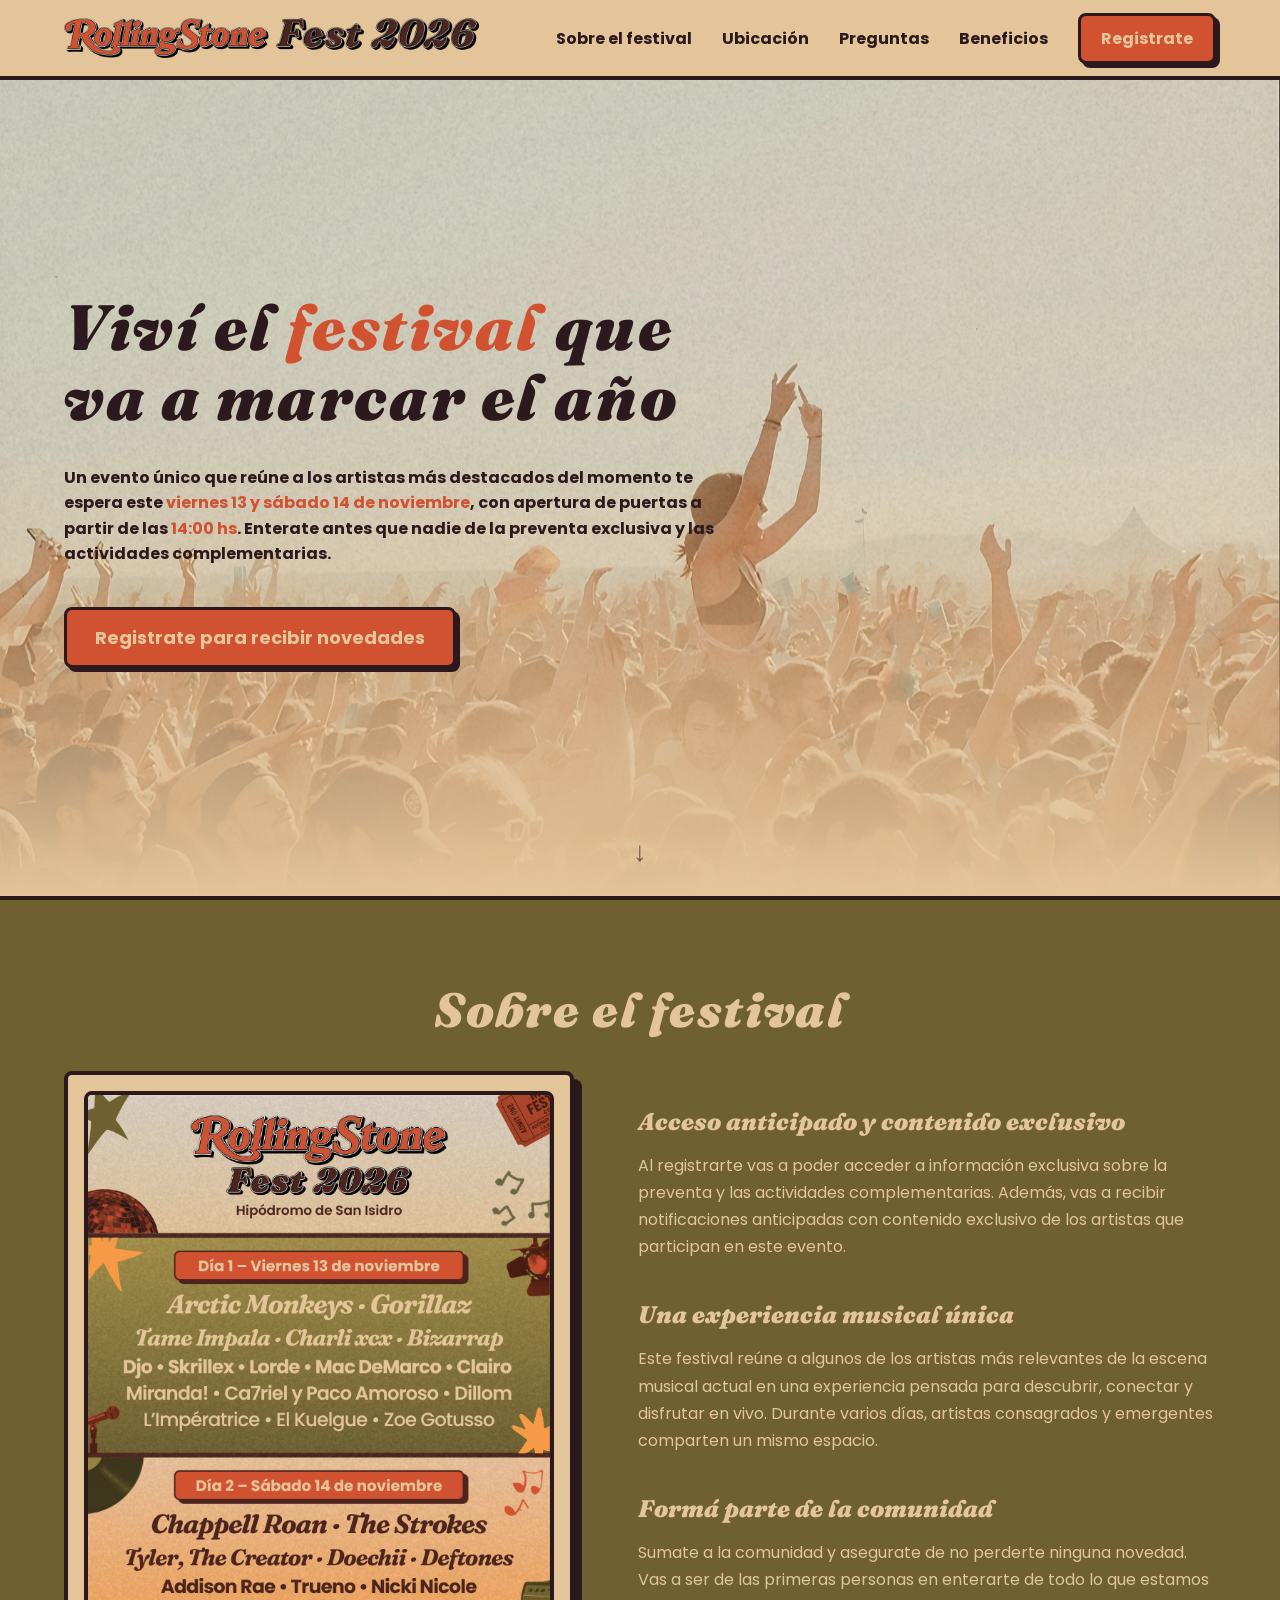
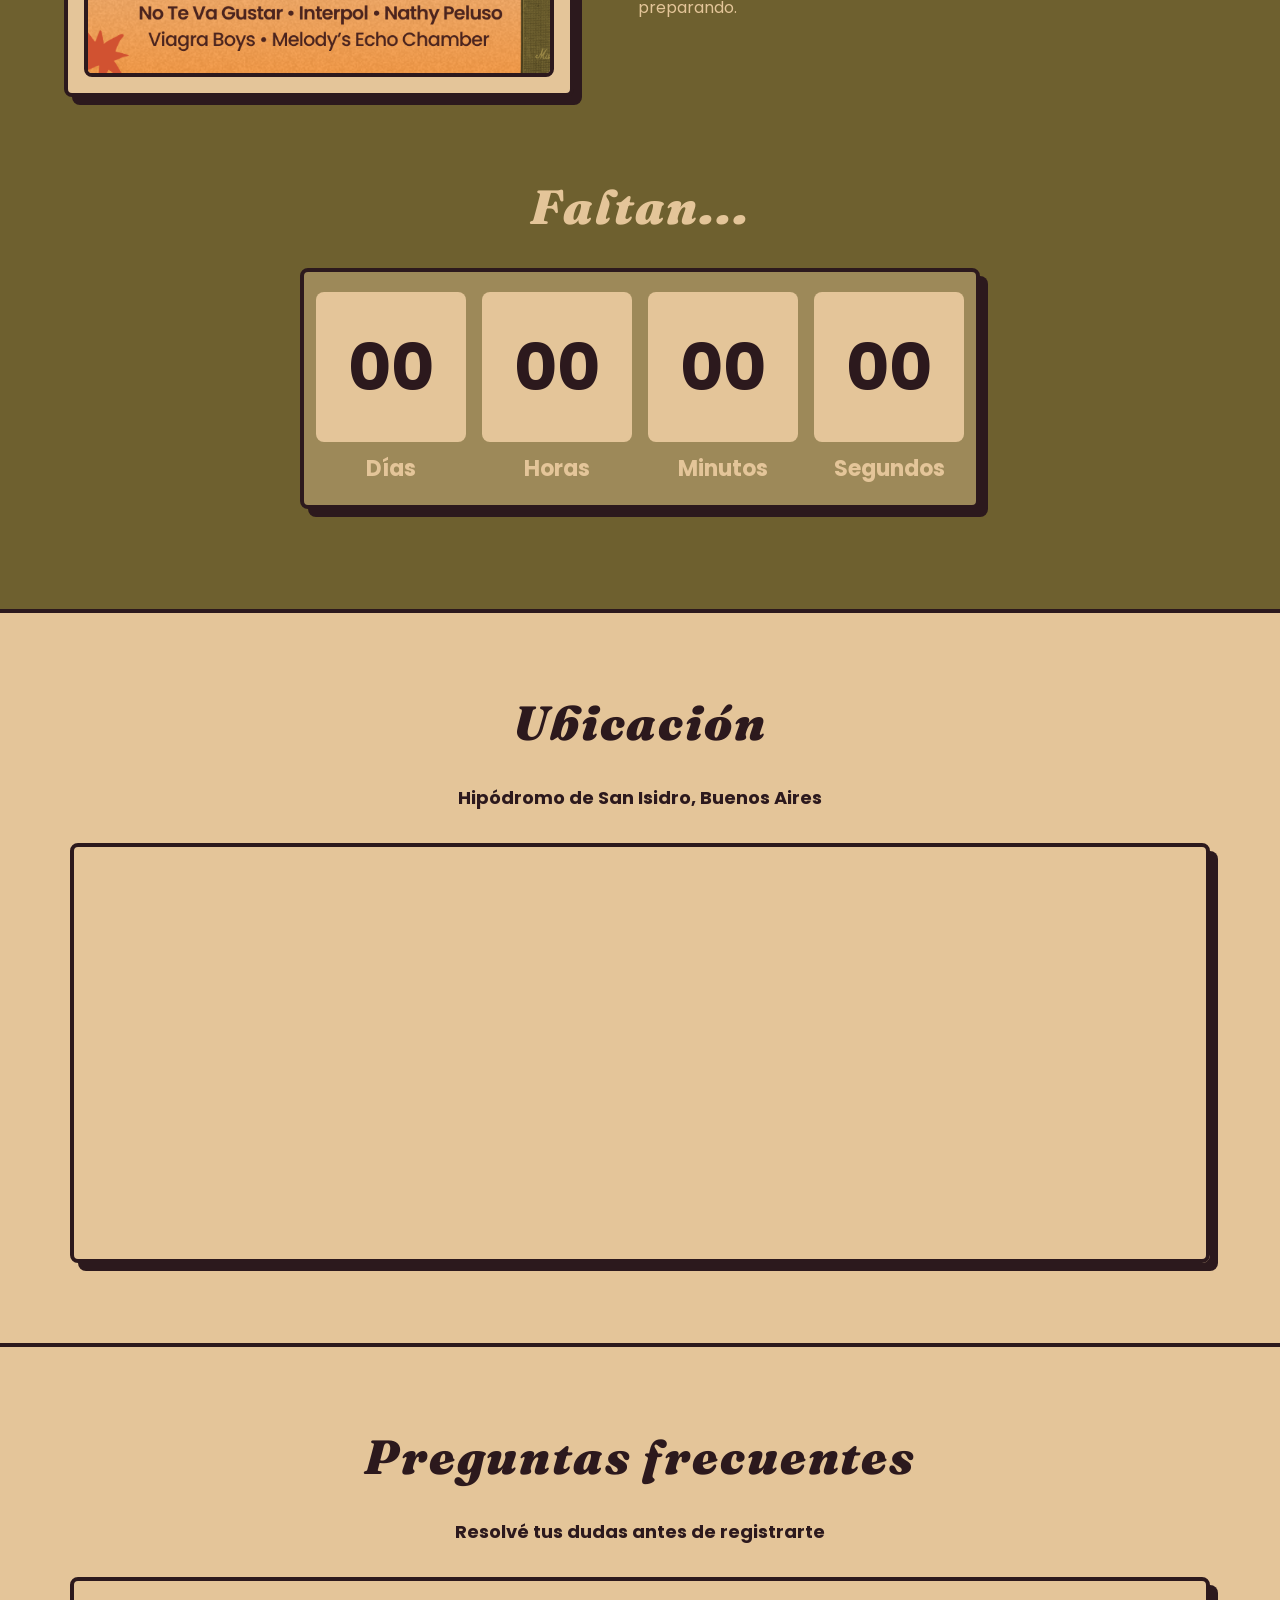
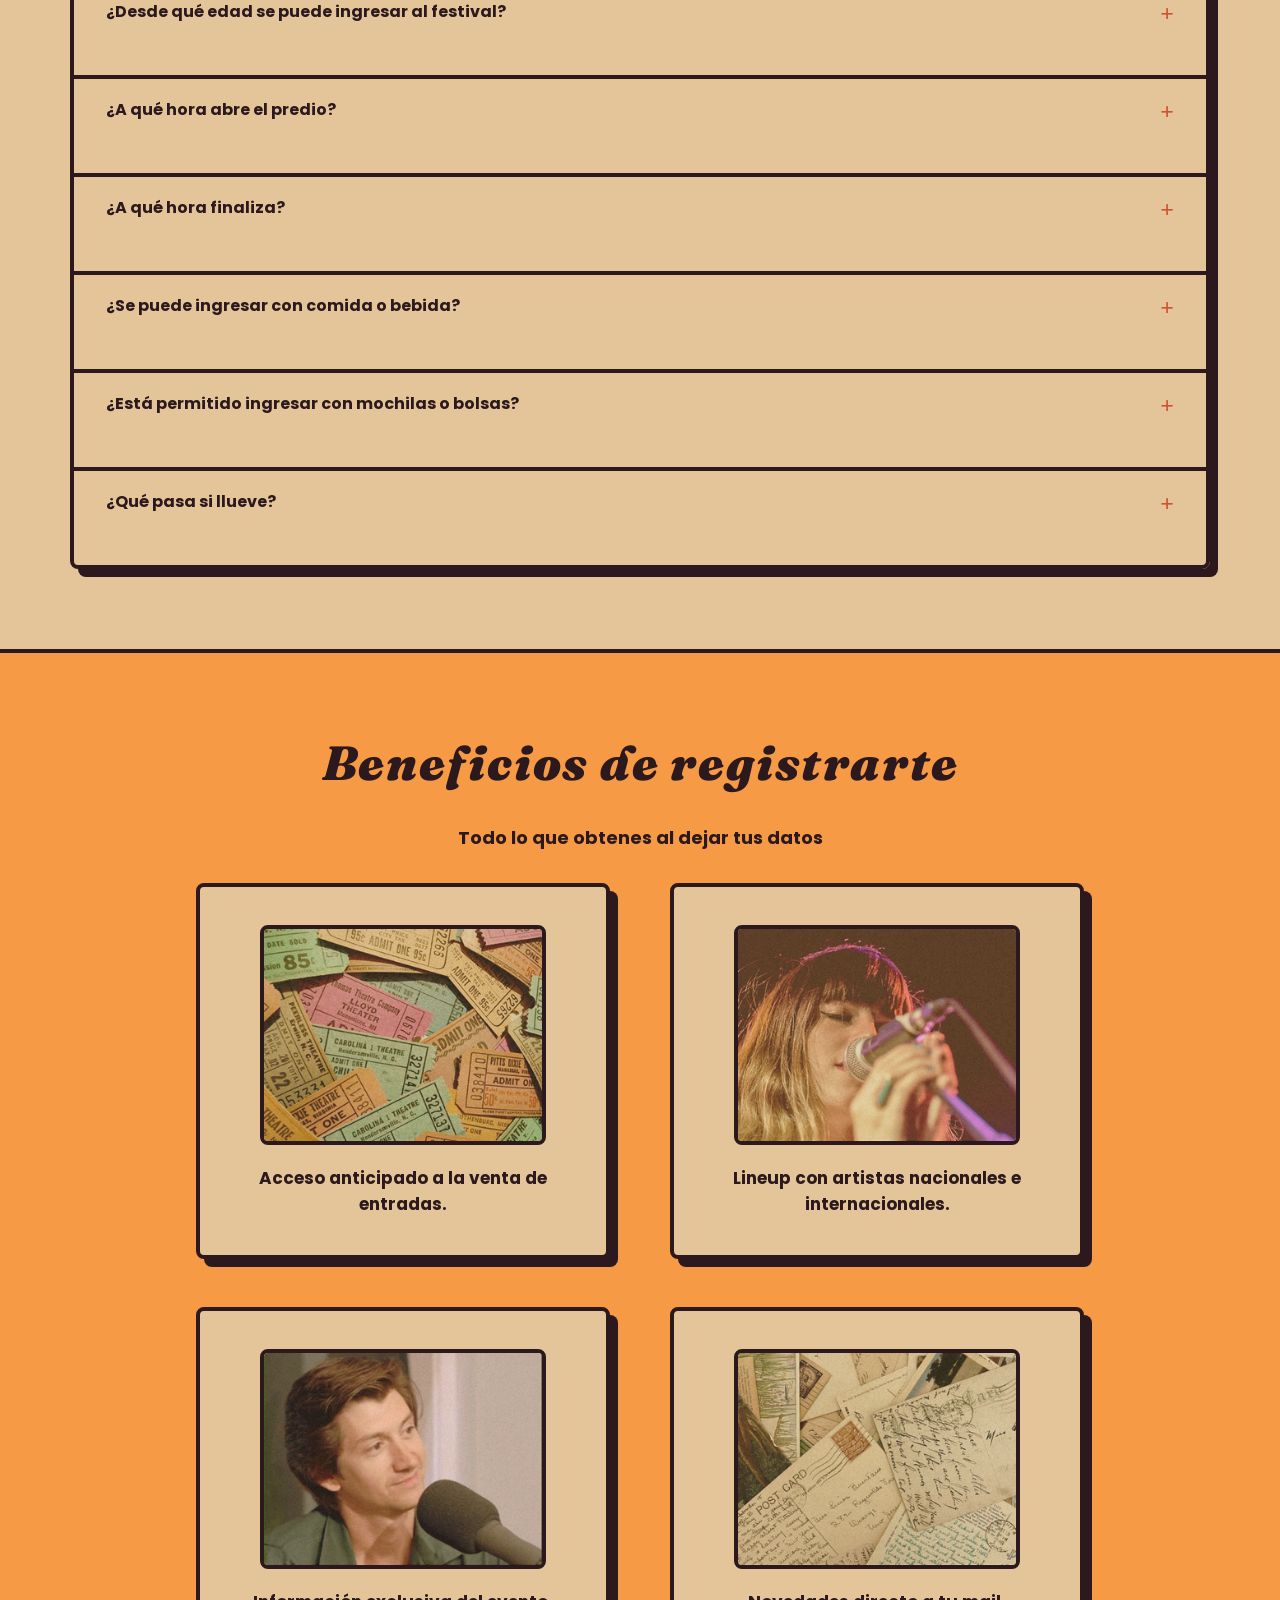
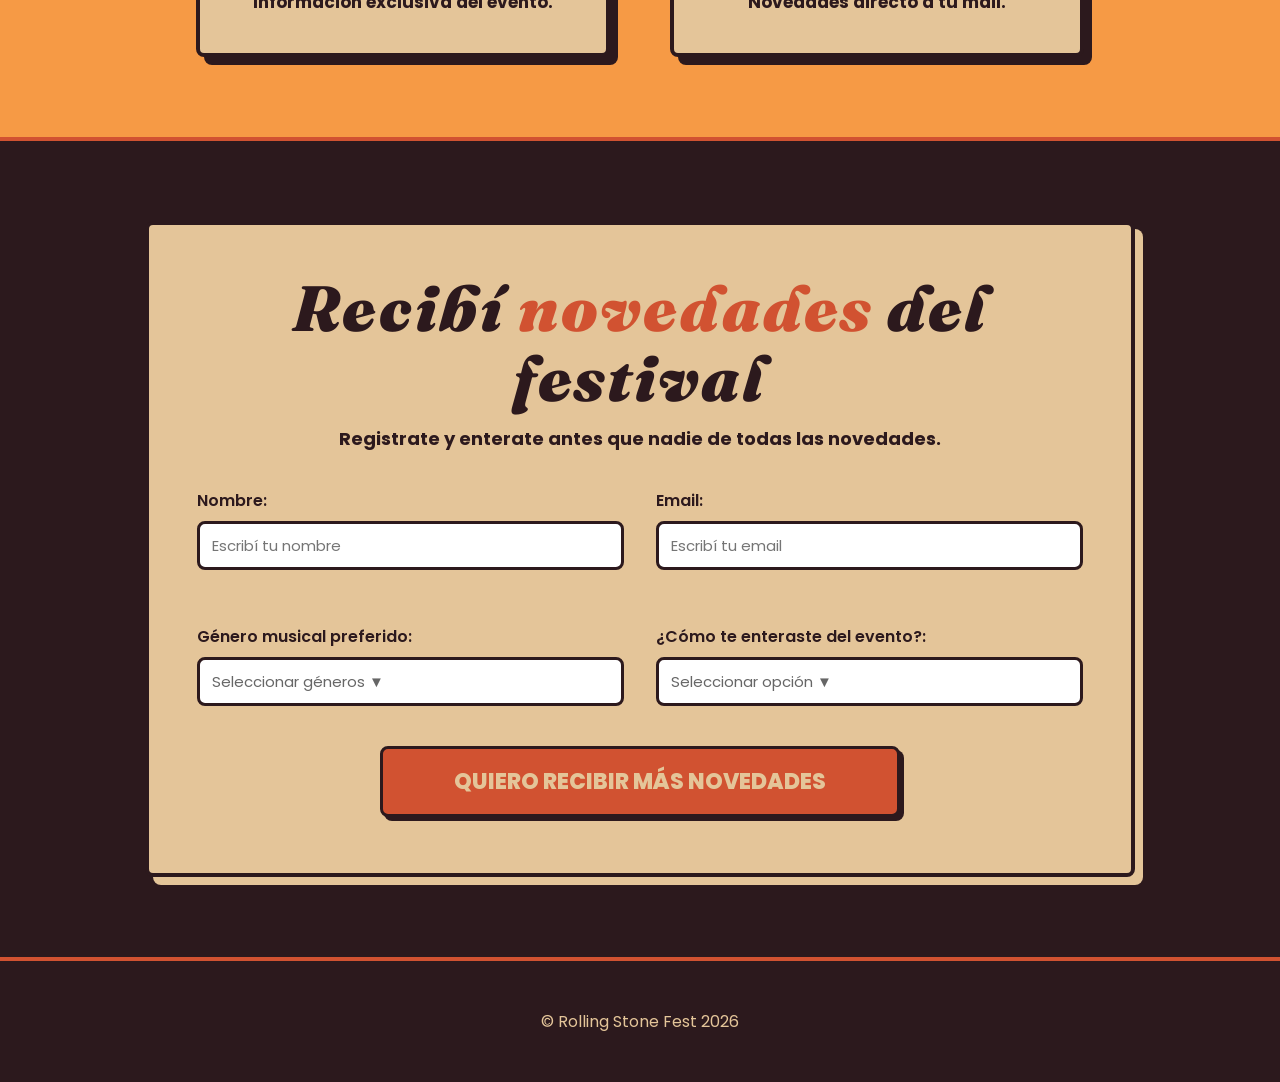
<file: index.html>
<!DOCTYPE html>
<html lang="es">

<head>
    <title>Rolling Stone Fest 2026</title>
    <meta charset="utf-8">
    <meta name="viewport" content="width=device-width, initial-scale=1.0">
    <meta name="language" content="es">
    <link rel="stylesheet" href="./estilos.css">
    <link rel="preconnect" href="https://fonts.googleapis.com">
    <link rel="preconnect" href="https://fonts.gstatic.com" crossorigin>
    <link href="https://fonts.googleapis.com/css2?family=Fraunces:ital,opsz,wght@0,9..144,100..900;1,9..144,100..900&family=Poppins:ital,wght@0,100;0,200;0,300;0,400;0,500;0,600;0,700;0,800;0,900;1,100;1,200;1,300;1,400;1,500;1,600;1,700;1,800;1,900&display=swap" rel="stylesheet">
</head>

<body>

    <!-- BARRA DE PROGRESO DE SCROLL -->
    <div id="scroll-progress"></div>

    <!-- HEADER -->
    <header>
        <a href="#inicio" class="logo-fest">
            <img src="./imagenes/logo-festival.png" alt="Logo Rolling Stone Fest">
        </a>

        <input type="checkbox" id="menu-check">

        <label for="menu-check" class="menu-icono" aria-label="Abrir menú">
            <span class="hamburger-line"></span>
            <span class="hamburger-line"></span>
            <span class="hamburger-line"></span>
        </label>

        <nav>
            <ul>
                <li><a href="#festival" class="fuente-bold nav-link">Sobre el festival</a></li>
                <li><a href="#ubicacion" class="fuente-bold nav-link">Ubicación</a></li>
                <li><a href="#preguntas" class="fuente-bold nav-link">Preguntas</a></li>
                <li><a href="#beneficios" class="fuente-bold nav-link">Beneficios</a></li>
                <li><a href="#registrate" class="boton-nav nav-link">Registrate</a></li>
            </ul>
        </nav>
    </header>

    <!-- PORTADA -->
    <section id="inicio" class="Portada">
        <div class="portada-contenido reveal-fade-up">
            <h1>Viví el <span class="resaltado">festival</span> que va a marcar el año</h1>
            <p class="resaltado3">Un evento único que reúne a los artistas más destacados del momento te espera este <span class="resaltado2">viernes 13 y sábado 14 de noviembre</span>, con apertura de puertas a partir de las <span class="resaltado2">14:00 hs</span>. Enterate antes que nadie de la preventa exclusiva y las actividades complementarias.</p>
            <a href="#registrate" class="boton-portada">Registrate para recibir novedades</a>
        </div>
        <div class="portada-scroll-hint">
            <span>↓</span>
        </div>
    </section>

    <!-- SECCIÓN 1: FESTIVAL -->
    <section class="seccion1" id="festival">
        <h2 class="reveal-fade-up">Sobre el festival</h2>

        <div class="grillaSec1">
            <div class="contenedor-lineup reveal-slide-left">
                <img src="./imagenes/flyer-lineup.png" alt="lineup" class="lineup" id="btn-lineup-popup" title="Ver lineup completo">
                <div class="lineup-overlay">
                    <span>Ver lineup completo</span>
                </div>
            </div>

            <div class="texto reveal-slide-right">
                <h3>Acceso anticipado y contenido exclusivo</h3>
                <p>Al registrarte vas a poder acceder a información exclusiva sobre la preventa y las actividades complementarias. Además, vas a recibir notificaciones anticipadas con contenido exclusivo de los artistas que participan en este evento.</p>

                <h3>Una experiencia musical única</h3>
                <p>Este festival reúne a algunos de los artistas más relevantes de la escena musical actual en una experiencia pensada para descubrir, conectar y disfrutar en vivo. Durante varios días, artistas consagrados y emergentes comparten un mismo espacio.</p>

                <h3>Formá parte de la comunidad</h3>
                <p>Sumate a la comunidad y asegurate de no perderte ninguna novedad. Vas a ser de las primeras personas en enterarte de todo lo que estamos preparando.</p>
            </div>
        </div>

        <section class="seccion-contador reveal-fade-up">
            <h2>Faltan...</h2>
            <div class="contador">
                <div class="bloque">
                    <div class="caja">
                        <span id="dias">00</span>
                    </div>
                    <p>Días</p>
                </div>
                <div class="bloque">
                    <div class="caja">
                        <span id="horas">00</span>
                    </div>
                    <p>Horas</p>
                </div>
                <div class="bloque">
                    <div class="caja">
                        <span id="minutos">00</span>
                    </div>
                    <p>Minutos</p>
                </div>
                <div class="bloque">
                    <div class="caja">
                        <span id="segundos">00</span>
                    </div>
                    <p>Segundos</p>
                </div>
            </div>
        </section>
    </section>

    <!-- SECCIÓN 2: UBICACIÓN -->
    <section class="seccion2" id="ubicacion">
        <h2 class="reveal-fade-up">Ubicación</h2>
        <h4 class="reveal-fade-up">Hipódromo de San Isidro, Buenos Aires</h4>
        <div class="reveal-fade-up mapa-wrapper">
            <iframe class="mapa" src="https://maps.google.com/?output=embed&q=Hipodromo+de+San+Isidro%2C+Buenos+Aires&z=8" loading="lazy" title="Mapa Hipódromo de San Isidro"></iframe>
        </div>
    </section>

    <!-- SECCIÓN 3: PREGUNTAS -->
    <section class="seccion3" id="preguntas">
        <h2 class="reveal-fade-up">Preguntas frecuentes</h2>
        <h4 class="reveal-fade-up">Resolvé tus dudas antes de registrarte</h4>
        <section class="grillaFAQ reveal-fade-up">
            <div class="fila">
                <div class="pregunta-header">
                    <p class="pregunta">¿Desde qué edad se puede ingresar al festival?</p>
                    <span class="faq-icon">+</span>
                </div>
                <p class="respuesta">El ingreso está habilitado a partir de los 16 años, presentando DNI.</p>
            </div>
            <div class="fila">
                <div class="pregunta-header">
                    <p class="pregunta">¿A qué hora abre el predio?</p>
                    <span class="faq-icon">+</span>
                </div>
                <p class="respuesta">Las puertas se habilitan a las 14:00 hs.</p>
            </div>
            <div class="fila">
                <div class="pregunta-header">
                    <p class="pregunta">¿A qué hora finaliza?</p>
                    <span class="faq-icon">+</span>
                </div>
                <p class="respuesta">La jornada se extenderá hasta las 22.00 hs.</p>
            </div>
            <div class="fila">
                <div class="pregunta-header">
                    <p class="pregunta">¿Se puede ingresar con comida o bebida?</p>
                    <span class="faq-icon">+</span>
                </div>
                <p class="respuesta">No está permitido el ingreso con comida ni bebida al predio.</p>
            </div>
            <div class="fila">
                <div class="pregunta-header">
                    <p class="pregunta">¿Está permitido ingresar con mochilas o bolsas?</p>
                    <span class="faq-icon">+</span>
                </div>
                <p class="respuesta">Sí, se permite el ingreso con mochilas pequeñas, sujetas a control en el acceso.</p>
            </div>
            <div class="fila">
                <div class="pregunta-header">
                    <p class="pregunta">¿Qué pasa si llueve?</p>
                    <span class="faq-icon">+</span>
                </div>
                <p class="respuesta">El evento se realiza aunque llueva, salvo que las condiciones climáticas representen un riesgo para el público o los artistas.</p>
            </div>
        </section>
    </section>

    <!-- SECCIÓN 4: BENEFICIOS -->
    <section class="seccion4" id="beneficios">
        <h2 class="reveal-fade-up">Beneficios de registrarte</h2>
        <h4 class="reveal-fade-up">Todo lo que obtenes al dejar tus datos</h4>
        <div class="contenedorTarjetas">
            <div class="tarjeta reveal-fade-up" style="--delay: 0ms">
                <img src="./imagenes/tickets2.png" alt="tickets">
                <h4>Acceso anticipado a la venta de entradas.</h4>
            </div>
            <div class="tarjeta reveal-fade-up" style="--delay: 100ms">
                <img src="./imagenes/artista2.png" alt="artista">
                <h4>Lineup con artistas nacionales e internacionales.</h4>
            </div>
            <div class="tarjeta reveal-fade-up" style="--delay: 200ms">
                <img src="./imagenes/entrevista2.png" alt="entrevista">
                <h4>Información exclusiva del evento.</h4>
            </div>
            <div class="tarjeta reveal-fade-up" style="--delay: 300ms">
                <img src="./imagenes/cartas2.png" alt="cartas">
                <h4>Novedades directo a tu mail.</h4>
            </div>
        </div>
    </section>

    <!-- SECCIÓN 5: FORMULARIO -->
    <section class="formulario" id="registrate">
        <div class="carta reveal-fade-up">
            <h1>Recibí <span class="resaltado">novedades</span> del festival</h1>
            <h4>Registrate y enterate antes que nadie de todas las novedades.</h4>

            <form id="form-registro" action="#" novalidate>
                <div class="grillaForm">
                    <div class="campo">
                        <label for="nombre">Nombre:</label>
                        <input type="text" name="nombre" id="nombre" placeholder="Escribí tu nombre" autocomplete="given-name">
                        <span class="campo-error" id="error-nombre"></span>
                    </div>
                    <div class="campo">
                        <label for="email">Email:</label>
                        <input type="email" name="email" id="email" placeholder="Escribí tu email" autocomplete="email">
                        <span class="campo-error" id="error-email"></span>
                    </div>
                    <div class="campo">
                        <label>Género musical preferido:</label>
                        <div class="dropdown">
                            <button type="button" class="dropbtn" id="btn-genero">Seleccionar géneros ▼</button>
                            <div class="dropdown-content" id="dropdown-genero">
                                <label><input type="checkbox" name="genero" value="nacional"> Rock nacional</label>
                                <label><input type="checkbox" name="genero" value="rock"> Rock clásico</label>
                                <label><input type="checkbox" name="genero" value="pop"> Pop</label>
                                <label><input type="checkbox" name="genero" value="indie"> Indie</label>
                                <label><input type="checkbox" name="genero" value="electronica"> Electrónica</label>
                                <label><input type="checkbox" name="genero" value="urbano"> Trap / Urbano</label>
                            </div>
                        </div>
                    </div>
                    <div class="campo">
                        <label>¿Cómo te enteraste del evento?:</label>
                        <div class="dropdown">
                            <button type="button" class="dropbtn" id="btn-fuente">Seleccionar opción ▼</button>
                            <div class="dropdown-content" id="dropdown-fuente">
                                <label><input type="radio" name="fuente" value="rrss"> Anuncios en redes sociales</label>
                                <label><input type="radio" name="fuente" value="newsletter"> Mails / Newsletters</label>
                                <label><input type="radio" name="fuente" value="recomendacion"> Recomendación</label>
                                <label><input type="radio" name="fuente" value="noticias"> Páginas de noticias</label>
                                <label><input type="radio" name="fuente" value="otros"> Otros</label>
                            </div>
                        </div>
                    </div>
                </div>
                <button type="submit" class="boton-submit">QUIERO RECIBIR MÁS NOVEDADES</button>
            </form>
        </div>
    </section>

    <footer>
        <p>© Rolling Stone Fest 2026</p>
    </footer>

    <!-- ===== POP-UP: LINEUP ===== -->
    <div class="popup-overlay" id="popup-lineup" role="dialog" aria-modal="true" aria-label="Lineup completo">
        <div class="popup-contenido popup-lineup-contenido">
            <button class="popup-cerrar" id="cerrar-lineup" aria-label="Cerrar">✕</button>
            <img src="./imagenes/flyer-lineup.png" alt="Lineup completo Rolling Stone Fest 2026">
        </div>
    </div>

    <!-- ===== POP-UP: CONFIRMACIÓN REGISTRO ===== -->
    <div class="popup-overlay" id="popup-confirmacion" role="dialog" aria-modal="true" aria-label="Registro confirmado">
        <div class="popup-contenido popup-confirmacion-contenido">
            <div class="popup-icono">🎸</div>
            <h2>¡Ya estás dentro!</h2>
            <p>Te registraste con éxito. Vas a ser de las primeras personas en recibir novedades del <strong>Rolling Stone Fest 2026</strong>.</p>
            <p class="popup-sub">Revisá tu casilla de correo en los próximos días.</p>
            <button class="boton-popup-ok" id="cerrar-confirmacion">¡Perfecto!</button>
        </div>
    </div>

    <script src="script.js"></script>
</body>
</html>
</file>
<file: estilos.css>
/* ======================================
   ROLLING STONE FEST 2026 — ESTILOS
   ====================================== */

/* --- RESET & BASE --- */
*, *::before, *::after {
    box-sizing: border-box;
}

html {
    background-color: #2C191D;
    scroll-behavior: smooth;
}

body {
    margin: 0;
    overflow-x: hidden;
}

/* --- SCROLL PROGRESS BAR --- */
#scroll-progress {
    position: fixed;
    top: 0;
    left: 0;
    height: 4px;
    width: 0%;
    background: linear-gradient(90deg, #D15231, #F69A45);
    z-index: 9999;
    transition: width 0.1s linear;
}

/* --- TIPOGRAFÍAS --- */
h1 {
    font-family: "Fraunces", serif;
    font-optical-sizing: auto;
    font-style: italic;
    font-weight: 900;
    font-size: 64px;
    text-align: left;
    letter-spacing: 0.04em;
    margin-top: 0;
    margin-bottom: 32px;
    line-height: 1.1;
}

h2 {
    font-family: "Fraunces", serif;
    font-optical-sizing: auto;
    font-style: italic;
    font-weight: 900;
    font-size: 48px;
    text-align: center;
    letter-spacing: 0.04em;
    margin-top: 0;
    margin-bottom: 32px;
}

h3 {
    font-family: "Fraunces", serif;
    font-optical-sizing: auto;
    font-style: italic;
    font-weight: 900;
    font-size: 24px;
}

h4 {
    font-family: "Poppins", sans-serif;
    font-size: 18px;
    text-align: center;
    margin-top: 0;
    margin-bottom: 32px;
}

p, ul, li {
    font-family: "Poppins", sans-serif;
    font-size: 16px;
}

ul { text-align: center; }

.resaltado  { color: #D15231; font-weight: 900; }
.resaltado2 { color: #D15231; font-weight: 700; }
.resaltado3 { color: #2C191D; font-weight: 700; }
.fuente-bold { font-weight: bold; }


/* ======================================
   SCROLL REVEAL ANIMATIONS
   ====================================== */
.reveal-fade-up,
.reveal-slide-left,
.reveal-slide-right {
    opacity: 0;
    transition: opacity 0.7s ease, transform 0.7s ease;
    transition-delay: var(--delay, 0ms);
}

.reveal-fade-up    { transform: translateY(40px); }
.reveal-slide-left { transform: translateX(-50px); }
.reveal-slide-right{ transform: translateX(50px); }

.reveal-fade-up.visible,
.reveal-slide-left.visible,
.reveal-slide-right.visible {
    opacity: 1;
    transform: translate(0, 0);
}


/* ======================================
   HEADER & NAV
   ====================================== */
header {
    background-color: #E4C599;
    height: 80px;
    padding: 0 64px;
    display: flex;
    justify-content: space-between;
    align-items: center;
    border-bottom: 4px solid #2C191D;
    color: #2C191D;
    position: fixed;
    top: 0;
    left: 0;
    width: 100%;
    z-index: 100;
    transition: box-shadow 0.3s ease;
}

header.scrolled {
    box-shadow: 0 4px 20px rgba(44,25,29,0.18);
}

header nav ul {
    display: flex;
    align-items: center;
    list-style: none;
    margin: 0;
    padding: 0;
}

header nav li { margin-left: 30px; }

header nav a {
    color: #2C191D;
    text-decoration: none;
    font-family: "Poppins", sans-serif;
    font-size: 16px;
    position: relative;
    transition: color 0.2s;
}

/* underline hover para links normales del nav */
header nav a:not(.boton-nav)::after {
    content: '';
    position: absolute;
    bottom: -3px;
    left: 0;
    width: 0;
    height: 2px;
    background-color: #D15231;
    transition: width 0.25s ease;
}

header nav a:not(.boton-nav):hover::after { width: 100%; }
header nav a:not(.boton-nav):hover { color: #D15231; }

.boton-nav {
    background-color: #D15231;
    color: #E4C599 !important;
    border: 3px #2C191D solid;
    border-radius: 8px;
    box-shadow: 4px 4px 0px #2C191D;
    font-weight: bold;
    padding: 10px 20px;
    display: inline-block;
    transition: box-shadow 0.15s ease, transform 0.15s ease, background-color 0.2s;
}

.boton-nav:hover {
    background-color: #b8431f;
    box-shadow: 6px 6px 0px #2C191D;
    transform: translate(-1px, -1px);
}

.boton-nav:active {
    box-shadow: 2px 2px 0px #2C191D;
    transform: translate(2px, 2px);
}

/* Logo */
.logo-fest {
    display: flex;
    align-items: center;
    height: 100%;
}

.logo-fest img {
    height: 40px;
    width: auto;
    display: block;
    transition: opacity 0.2s, transform 0.2s;
}

.logo-fest:hover img {
    opacity: 0.85;
    transform: scale(1.04);
}

/* Hamburger icon (custom) */
#menu-check { display: none; }

.menu-icono {
    display: none;
    flex-direction: column;
    gap: 5px;
    cursor: pointer;
    z-index: 20;
    padding: 6px;
}

.hamburger-line {
    display: block;
    width: 28px;
    height: 3px;
    background-color: #2C191D;
    border-radius: 2px;
    transition: transform 0.3s ease, opacity 0.3s ease;
}

/* Animación X al abrir menú */
#menu-check:checked ~ .menu-icono .hamburger-line:nth-child(1) {
    transform: translateY(8px) rotate(45deg);
}
#menu-check:checked ~ .menu-icono .hamburger-line:nth-child(2) {
    opacity: 0;
    transform: scaleX(0);
}
#menu-check:checked ~ .menu-icono .hamburger-line:nth-child(3) {
    transform: translateY(-8px) rotate(-45deg);
}


/* ======================================
   PORTADA
   ====================================== */
.Portada {
    background-image:
        linear-gradient(to top, #E4C599 0%, rgba(228,197,153,0) 50%),
        url('./imagenes/portada.png');
    background-size: cover;
    background-repeat: no-repeat;
    background-position: center;
    min-height: 100vh;
    margin: 0;
    padding: 80px 64px 64px;
    border-bottom: solid #2C191D 4px;
    color: #2C191D;
    display: flex;
    flex-direction: column;
    justify-content: center;
    align-items: flex-start;
    position: relative;
}

.portada-contenido {
    max-width: 650px;
    margin-top: 48px;
}

.portada-contenido p {
    max-width: 650px;
    line-height: 1.6;
    margin-bottom: 40px;
}

.boton-portada {
    display: inline-block;
    text-decoration: none;
    background-color: #D15231;
    color: #E4C599;
    font-family: "Poppins", sans-serif;
    font-size: 18px;
    font-weight: 700;
    padding: 14px 28px;
    border: 3px solid #2C191D;
    border-radius: 8px;
    cursor: pointer;
    box-shadow: 4px 4px #2C191D;
    transition: transform 0.15s ease, box-shadow 0.15s ease, background-color 0.2s;
}

.boton-portada:hover {
    background-color: #b8431f;
    transform: translate(-2px, -2px);
    box-shadow: 6px 6px #2C191D;
}

.boton-portada:active {
    transform: translateY(2px);
    box-shadow: 2px 2px #2C191D;
}

/* Scroll hint arrow */
.portada-scroll-hint {
    position: absolute;
    bottom: 28px;
    left: 50%;
    transform: translateX(-50%);
    animation: bounce 2s infinite;
    font-size: 28px;
    color: #2C191D;
    opacity: 0.6;
    cursor: pointer;
}

@keyframes bounce {
    0%, 100% { transform: translateX(-50%) translateY(0); }
    50%       { transform: translateX(-50%) translateY(10px); }
}


/* ======================================
   SECCIÓN 1 — FESTIVAL
   ====================================== */
.seccion1 {
    background-color: #6E602F;
    padding: 80px 64px;
    border-bottom: solid #2C191D 4px;
    color: #E4C599;
}

.grillaSec1 {
    display: flex;
    gap: 64px;
    align-items: center;
    justify-content: center;
    margin: 0 auto;
    max-width: 1200px;
}

/* Lineup card con overlay */
.contenedor-lineup {
    position: relative;
    max-width: 510px;
    background-color: #E4C599;
    padding: 16px;
    border: 4px solid #2C191D;
    box-shadow: 8px 8px #2C191D;
    border-radius: 8px;
    display: flex;
    justify-content: center;
    align-items: center;
    cursor: pointer;
    overflow: hidden;
    flex-shrink: 0;
    transition: transform 0.2s ease, box-shadow 0.2s ease;
}

.contenedor-lineup:hover {
    transform: translate(-3px, -3px);
    box-shadow: 11px 11px #2C191D;
}

.lineup {
    width: 100%;
    height: auto;
    border: 4px solid #2C191D;
    border-radius: 8px;
    display: block;
    transition: filter 0.3s;
}

.lineup-overlay {
    position: absolute;
    inset: 16px;
    border-radius: 6px;
    background: rgba(44,25,29,0.7);
    display: flex;
    align-items: center;
    justify-content: center;
    opacity: 0;
    transition: opacity 0.3s ease;
    pointer-events: none;
}

.lineup-overlay span {
    color: #E4C599;
    font-family: "Fraunces", serif;
    font-style: italic;
    font-size: 22px;
    font-weight: 900;
    text-align: center;
    letter-spacing: 0.02em;
}

.contenedor-lineup:hover .lineup-overlay { opacity: 1; }
.contenedor-lineup:hover .lineup { filter: brightness(0.7); }

.texto {
    flex: 1;
    max-width: 600px;
}

.texto h3 { margin-top: 0; margin-bottom: 12px; }
.texto p  { margin-bottom: 40px; line-height: 1.7; }

/* Contador */
.seccion-contador {
    padding: 80px 0 20px;
    text-align: center;
}

.contador {
    display: flex;
    align-items: center;
    justify-content: center;
    margin: 0 auto;
    max-width: 680px;
    gap: 16px;
    background-color: #9D8959;
    border: solid #2C191D 4px;
    border-radius: 8px;
    box-shadow: 8px 8px 0px #2C191D;
    padding: 20px;
}

.caja {
    background-color: #E4C599;
    border-radius: 8px;
    width: 150px;
    aspect-ratio: 1 / 1;
    display: flex;
    align-items: center;
    justify-content: center;
    transition: transform 0.1s ease;
}

.caja.flip {
    animation: flip-digit 0.3s ease;
}

@keyframes flip-digit {
    0%   { transform: scaleY(1); }
    40%  { transform: scaleY(0); }
    60%  { transform: scaleY(0); }
    100% { transform: scaleY(1); }
}

.caja span {
    display: block;
    font-family: "Poppins", sans-serif;
    font-size: 66px;
    font-weight: bold;
    color: #2C191D;
    line-height: 1;
}

.bloque {
    display: flex;
    flex-direction: column;
    align-items: center;
}

.bloque p {
    margin: 10px 0 0;
    font-family: "Poppins", sans-serif;
    font-weight: bold;
    font-size: 22px;
    color: #E4C599;
}


/* ======================================
   SECCIÓN 2 — UBICACIÓN
   ====================================== */
.seccion2 {
    background-color: #E4C599;
    padding: 80px 64px;
    border-bottom: solid #2C191D 4px;
    color: #2C191D;
}

.mapa-wrapper {
    max-width: 1140px;
    margin: 0 auto;
}

.mapa {
    display: block;
    width: 100%;
    height: 420px;
    border: solid #2C191D 4px;
    border-radius: 8px;
    box-shadow: 8px 8px 0px #2C191D;
}


/* ======================================
   SECCIÓN 3 — PREGUNTAS FRECUENTES
   ====================================== */
.seccion3 {
    background-color: #E4C599;
    padding: 80px 64px;
    border-bottom: solid #2C191D 4px;
    color: #2C191D;
}

.grillaFAQ {
    display: grid;
    grid-template-columns: 1fr;
    max-width: 1140px;
    border: solid #2C191D 4px;
    border-radius: 8px;
    overflow: hidden;
    box-shadow: 8px 8px #2C191D;
    margin: 0 auto;
}

.fila {
    border-bottom: solid #2C191D 4px;
    cursor: pointer;
    transition: background-color 0.2s;
}

.fila:last-child { border-bottom: none; }

.fila:hover { background-color: rgba(209,82,49,0.06); }

.pregunta-header {
    display: flex;
    align-items: center;
    justify-content: space-between;
    padding: 20px 32px;
    gap: 16px;
}

.pregunta {
    font-weight: bold;
    margin: 0;
    font-size: 16px;
    line-height: 1.4;
}

.faq-icon {
    font-size: 24px;
    font-weight: 700;
    color: #D15231;
    flex-shrink: 0;
    transition: transform 0.3s ease;
    line-height: 1;
}

.respuesta {
    max-height: 0;
    overflow: hidden;
    transition: max-height 0.4s ease, padding 0.3s ease;
    padding: 0 32px;
    color: #2C191D;
    font-size: 15px;
    line-height: 1.6;
}

.fila.abierta .respuesta {
    max-height: 200px;
    padding: 0 32px 20px;
}

.fila.abierta .faq-icon {
    transform: rotate(45deg);
}

.fila.abierta .pregunta-header {
    background-color: #2C191D;
    color: #E4C599;
}

.fila.abierta .pregunta {
    color: #E4C599;
}

.fila.abierta .faq-icon {
    color: #F69A45;
}


/* ======================================
   SECCIÓN 4 — BENEFICIOS
   ====================================== */
.seccion4 {
    background-color: #F69A45;
    padding: 80px 64px;
    border-bottom: solid #D15231 4px;
    color: #2C191D;
}

.contenedorTarjetas {
    display: grid;
    grid-template-columns: repeat(2, 1fr);
    gap: 48px;
    max-width: 900px;
    justify-items: center;
    align-items: start;
    margin: 0 auto;
}

.tarjeta {
    background-color: #E4C599;
    border: 4px #2C191D solid;
    box-shadow: 8px 8px #2C191D;
    border-radius: 8px;
    display: flex;
    flex-direction: column;
    align-items: center;
    text-align: center;
    width: 100%;
    max-width: 414px;
    padding: 38px;
    margin: 0;
    transition: transform 0.25s ease, box-shadow 0.25s ease;
}

.tarjeta:hover {
    transform: translate(-4px, -4px);
    box-shadow: 12px 12px #2C191D;
}

.tarjeta h4 { margin: 20px 0 0; font-size: 17px; }

.tarjeta img {
    border: solid #2C191D 4px;
    border-radius: 8px;
    max-width: 100%;
    height: auto;
    max-height: 220px;
    object-fit: cover;
}


/* ======================================
   SECCIÓN 5 — FORMULARIO
   ====================================== */
.formulario {
    background-color: #2C191D;
    border-bottom: solid #D15231 4px;
    padding: 80px 64px;
    margin: 0;
    color: #E4C599;
}

.carta {
    background-color: #E4C599;
    border: 4px #2C191D solid;
    padding: 48px;
    color: #2C191D;
    box-shadow: 8px 8px #E4C599;
    border-radius: 8px;
    max-width: 990px;
    margin: 0 auto;
    text-align: center;
}

.carta h1 { text-align: center; margin-top: 0; margin-bottom: 12px; }
.carta h4 { margin-bottom: 36px; }

.grillaForm {
    display: grid;
    grid-template-columns: 1fr 1fr;
    gap: 32px;
    text-align: left;
}

.campo {
    display: flex;
    flex-direction: column;
    gap: 4px;
}

.campo label {
    font-weight: 600;
    font-size: 1rem;
    font-family: "Poppins", sans-serif;
    margin-bottom: 4px;
}

.campo-error {
    color: #D15231;
    font-size: 13px;
    font-family: "Poppins", sans-serif;
    min-height: 18px;
    display: block;
}

input[type="text"],
input[type="email"] {
    padding: 10px 12px;
    border: 3px #2C191D solid;
    border-radius: 8px;
    color: #2C191D;
    font-family: "Poppins", sans-serif;
    font-size: 15px;
    transition: border-color 0.2s, box-shadow 0.2s;
    outline: none;
    background: #fff;
}

input[type="text"]:focus,
input[type="email"]:focus {
    border-color: #D15231;
    box-shadow: 0 0 0 3px rgba(209,82,49,0.18);
}

input[type="text"].invalido,
input[type="email"].invalido {
    border-color: #D15231;
    background-color: #fff5f5;
}

/* Botón submit */
.boton-submit {
    background-color: #D15231;
    border: 3px #2C191D solid;
    border-radius: 8px;
    box-shadow: 4px 4px #2C191D;
    font-family: "Poppins", sans-serif;
    font-size: 22px;
    font-weight: 800;
    color: #E4C599;
    text-align: center;
    padding: 16px 24px;
    cursor: pointer;
    display: block;
    width: 100%;
    max-width: 520px;
    margin: 40px auto 8px;
    white-space: normal;
    transition: transform 0.15s ease, box-shadow 0.15s ease, background-color 0.2s;
}

.boton-submit:hover {
    background-color: #b8431f;
    transform: translate(-2px, -2px);
    box-shadow: 6px 6px #2C191D;
}

.boton-submit:active {
    transform: translate(2px, 2px);
    box-shadow: 2px 2px #2C191D;
}

/* Dropdowns */
.dropdown {
    position: relative;
    display: block;
}

.dropbtn {
    background-color: white;
    cursor: pointer;
    text-align: left;
    font-size: 15px;
    width: 100%;
    padding: 10px 12px;
    font-family: "Poppins", sans-serif;
    border: 3px #2C191D solid;
    border-radius: 8px;
    color: #666;
    transition: border-color 0.2s;
}

.dropbtn:focus { border-color: #D15231; outline: none; }

.dropdown-content {
    display: none;
    position: absolute;
    background-color: white;
    width: 100%;
    box-shadow: 4px 4px #2C191D;
    z-index: 10;
    border: 3px solid #2C191D;
    border-radius: 8px;
    max-height: 200px;
    overflow-y: auto;
    animation: dropdown-appear 0.2s ease;
}

@keyframes dropdown-appear {
    from { opacity: 0; transform: translateY(-6px); }
    to   { opacity: 1; transform: translateY(0); }
}

.dropdown-content.open { display: block; }

.dropdown-content label {
    color: #2C191D;
    padding: 10px 14px;
    display: flex;
    align-items: center;
    cursor: pointer;
    font-family: "Poppins", sans-serif;
    font-size: 14px;
    transition: background-color 0.15s;
}

.dropdown-content label:hover { background-color: #F69A45; }
.dropdown-content input { margin-right: 10px; }


/* ======================================
   FOOTER
   ====================================== */
footer {
    padding: 32px 64px;
    text-align: center;
    color: #E4C599;
    font-family: "Poppins", sans-serif;
    font-size: 14px;
}


/* ======================================
   POP-UPS
   ====================================== */
.popup-overlay {
    position: fixed;
    inset: 0;
    background: rgba(44,25,29,0.75);
    display: flex;
    align-items: center;
    justify-content: center;
    z-index: 1000;
    opacity: 0;
    pointer-events: none;
    transition: opacity 0.3s ease;
    padding: 20px;
    backdrop-filter: blur(4px);
}

.popup-overlay.activo {
    opacity: 1;
    pointer-events: all;
}

/* Popup lineup (imagen grande) */
.popup-lineup-contenido {
    position: relative;
    max-width: 520px;
    width: 100%;
    transform: scale(0.85);
    transition: transform 0.3s ease;
}

.popup-overlay.activo .popup-lineup-contenido {
    transform: scale(1);
}

.popup-lineup-contenido img {
    width: 100%;
    height: auto;
    border: 4px solid #2C191D;
    border-radius: 8px;
    box-shadow: 10px 10px #2C191D;
    display: block;
}

/* Popup confirmación */
.popup-confirmacion-contenido {
    background-color: #E4C599;
    border: 4px solid #2C191D;
    border-radius: 12px;
    box-shadow: 10px 10px #2C191D;
    padding: 48px 40px;
    max-width: 480px;
    width: 100%;
    text-align: center;
    transform: scale(0.85) translateY(20px);
    transition: transform 0.35s cubic-bezier(0.34,1.56,0.64,1);
}

.popup-overlay.activo .popup-confirmacion-contenido {
    transform: scale(1) translateY(0);
}

.popup-icono {
    font-size: 56px;
    margin-bottom: 16px;
    animation: rock-icon 0.6s ease 0.3s both;
}

@keyframes rock-icon {
    0%   { transform: rotate(-20deg) scale(0.5); opacity: 0; }
    60%  { transform: rotate(10deg) scale(1.2); opacity: 1; }
    100% { transform: rotate(0deg) scale(1); }
}

.popup-confirmacion-contenido h2 {
    font-family: "Fraunces", serif;
    font-style: italic;
    color: #2C191D;
    font-size: 36px;
    margin-bottom: 16px;
}

.popup-confirmacion-contenido p {
    color: #2C191D;
    font-size: 16px;
    line-height: 1.6;
    margin-bottom: 8px;
}

.popup-sub {
    color: #6E602F !important;
    font-size: 14px !important;
    margin-bottom: 32px !important;
}

.boton-popup-ok {
    background-color: #D15231;
    color: #E4C599;
    border: 3px solid #2C191D;
    border-radius: 8px;
    box-shadow: 4px 4px #2C191D;
    font-family: "Poppins", sans-serif;
    font-size: 18px;
    font-weight: 700;
    padding: 12px 32px;
    cursor: pointer;
    transition: transform 0.15s, box-shadow 0.15s, background-color 0.2s;
}

.boton-popup-ok:hover {
    background-color: #b8431f;
    transform: translate(-2px,-2px);
    box-shadow: 6px 6px #2C191D;
}

.boton-popup-ok:active {
    transform: translate(2px,2px);
    box-shadow: 2px 2px #2C191D;
}

/* Botón cerrar (✕) */
.popup-cerrar {
    position: absolute;
    top: -18px;
    right: -18px;
    width: 40px;
    height: 40px;
    background-color: #D15231;
    color: #E4C599;
    border: 3px solid #2C191D;
    border-radius: 50%;
    font-size: 16px;
    font-weight: 700;
    cursor: pointer;
    display: flex;
    align-items: center;
    justify-content: center;
    line-height: 1;
    transition: background-color 0.2s, transform 0.15s;
    z-index: 2;
}

.popup-cerrar:hover {
    background-color: #b8431f;
    transform: scale(1.1);
}


/* ======================================
   RESPONSIVE — 1230px
   ====================================== */
@media (max-width: 1230px) {
    header { padding: 0 32px; }

    .menu-icono {
        display: flex;
    }

    header nav {
        position: fixed;
        top: 80px;
        left: 0;
        width: 100%;
        height: 0;
        background-color: #E4C599;
        overflow: hidden;
        transition: height 0.35s ease, border-bottom 0.35s;
        border-bottom: 0px solid #2C191D;
        z-index: 99;
    }

    header nav ul {
        flex-direction: column;
        padding: 32px 0;
        gap: 24px;
    }

    header nav li { margin-left: 0; }

    #menu-check:checked ~ nav {
        height: 380px;
        border-bottom: 4px solid #2C191D;
    }

    .boton-nav { margin-top: 8px; width: fit-content; }
}


/* ======================================
   RESPONSIVE — 980px
   ====================================== */
@media (max-width: 980px) {

    /* Portada */
    .Portada {
        align-items: center;
        text-align: center;
        background-image:
            linear-gradient(to top, #E4C599 0%, rgba(228,197,153,0) 90%),
            url('./imagenes/portada.png');
        padding: 80px 32px 80px;
        min-height: 100svh;
    }

    .portada-contenido { text-align: center; }

    h1 { font-size: 44px; }
    h2 { font-size: 36px; }

    /* Sección 1 */
    .seccion1  { padding: 60px 32px; }

    .grillaSec1 {
        flex-direction: column;
        align-items: center;
        gap: 40px;
    }

    .contenedor-lineup {
        width: 90%;
        max-width: 420px;
        flex-shrink: 0;
    }

    .texto { width: 100%; padding: 0; }

    .seccion-contador { padding: 48px 0 16px; }

    .contador {
        gap: 10px;
        padding: 14px;
        max-width: 95vw;
    }

    .caja { width: clamp(70px, 22vw, 130px); }
    .caja span { font-size: clamp(32px, 9vw, 56px); }
    .bloque p  { font-size: 14px; }

    /* Sección 2 */
    .seccion2 { padding: 60px 32px; }
    .mapa     { height: 300px; }

    /* Sección 3 */
    .seccion3 { padding: 60px 32px; }
    .pregunta-header { padding: 16px 20px; }
    .respuesta { padding: 0 20px; }
    .fila.abierta .respuesta { padding: 0 20px 16px; }

    /* Sección 4 */
    .seccion4 { padding: 60px 32px; }

    .contenedorTarjetas {
        grid-template-columns: 1fr;
        max-width: 440px;
        gap: 28px;
        padding: 0;
    }

    .tarjeta { max-width: 100%; padding: 28px; }

    /* Sección 5 */
    .formulario { padding: 60px 24px; }

    .carta { padding: 32px 20px; }
    .carta h1 { font-size: 36px; }

    .grillaForm {
        grid-template-columns: 1fr;
        gap: 24px;
    }

    .boton-submit { font-size: 18px; }
}


/* ======================================
   RESPONSIVE — 480px
   ====================================== */
@media (max-width: 480px) {
    h1 { font-size: 34px; }
    h2 { font-size: 28px; }

    .Portada { padding: 80px 20px 80px; }

    .boton-portada { font-size: 15px; padding: 12px 18px; }

    .seccion1, .seccion2, .seccion3,
    .seccion4, .formulario { padding: 48px 16px; }

    .contador { gap: 6px; padding: 10px; }
    .caja { width: clamp(58px, 20vw, 90px); }
    .caja span { font-size: clamp(26px, 8vw, 44px); }
    .bloque p  { font-size: 12px; }

    .popup-confirmacion-contenido { padding: 32px 20px; }
    .popup-confirmacion-contenido h2 { font-size: 28px; }

    footer { padding: 24px 16px; }
}
</file>
